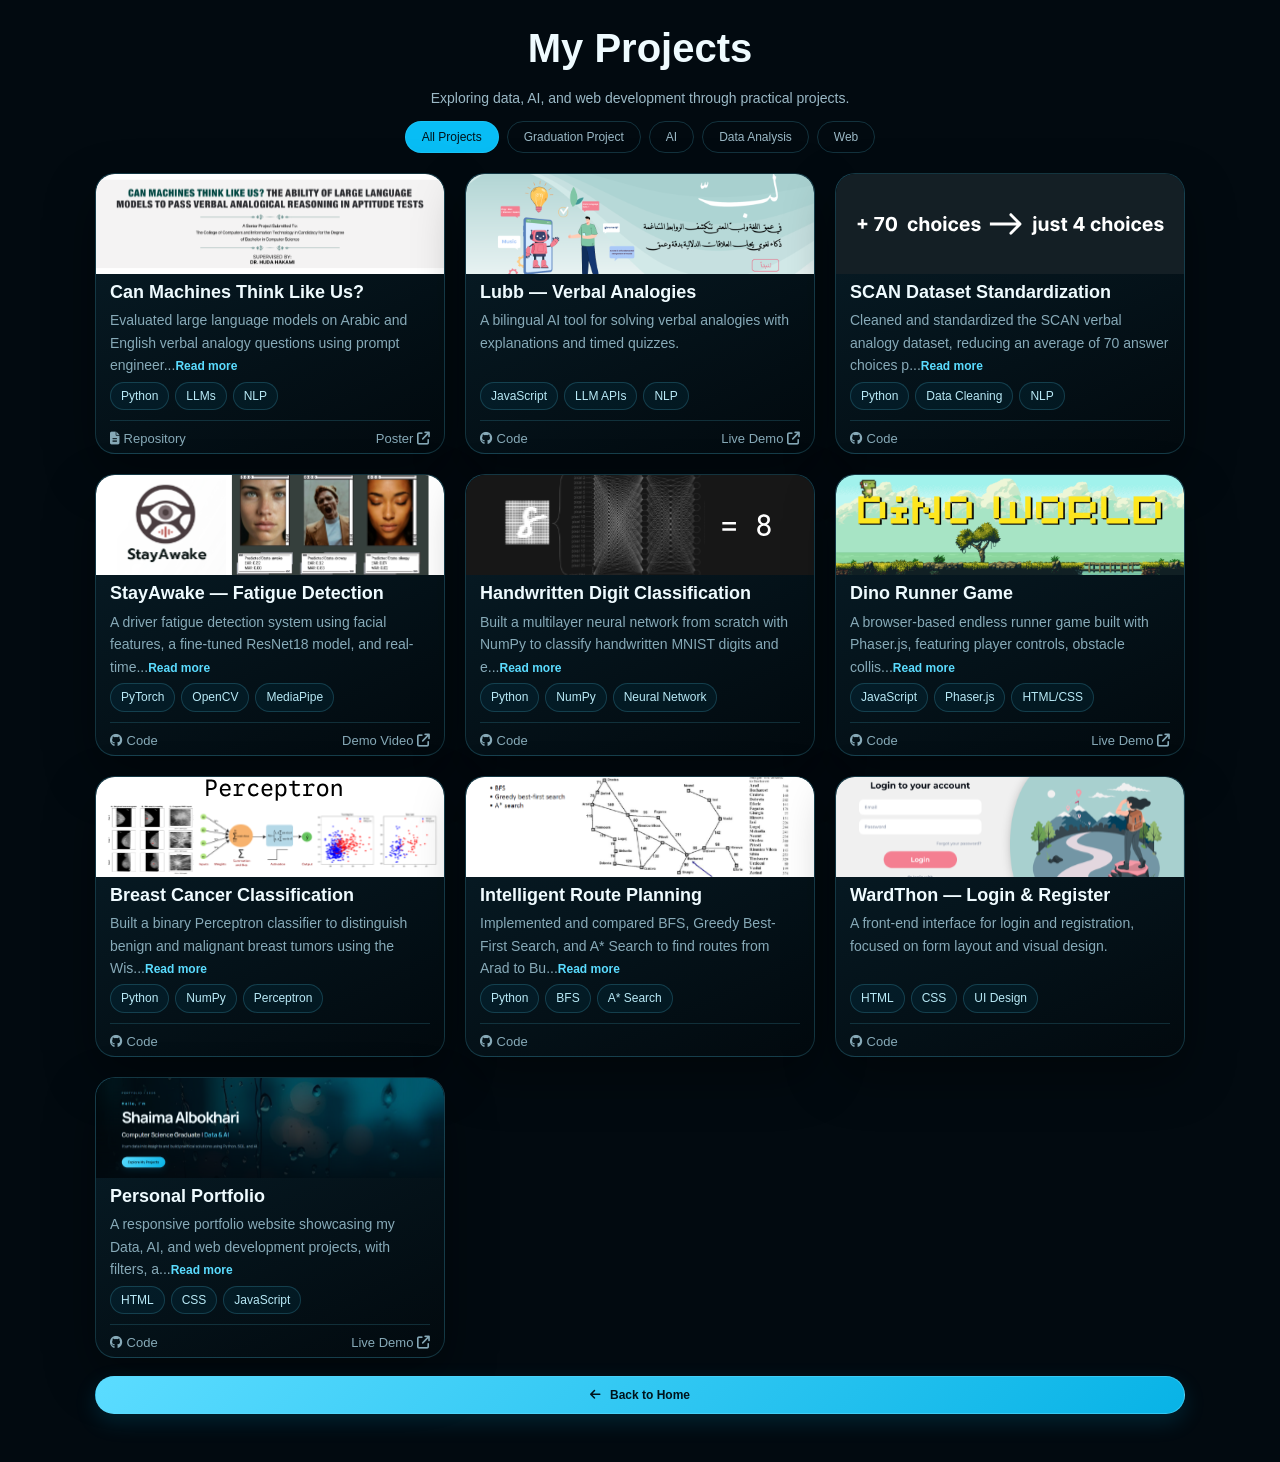
<file: projects.html>
<!DOCTYPE html>
<html lang="en">
 <head>
  <meta charset="utf-8">
  <meta content="width=device-width, initial-scale=1.0" name="viewport">
  <title>
   Projects | Shaima Albokhari
  </title>
  <link href="https://cdnjs.cloudflare.com/ajax/libs/font-awesome/6.5.2/css/all.min.css" rel="stylesheet">
  <link href="https://fonts.googleapis.com/css2?family=Poppins:wght@300;400;500;600;700&family=Allura&display=swap" rel="stylesheet">
  <link rel="stylesheet" href="styles.css">
  <link href="logo-fish.svg" rel="icon" type="image/svg+xml">
 </head>
 <body>
  <section class="projects" id="projects">
   <h2>
    My Projects
   </h2>
   <p class="projects-subtitle">
    Exploring data, AI, and web development through practical projects.
   </p>
   <div aria-label="Filter projects" class="filter-buttons">
    <button aria-pressed="true" class="filter-btn active" data-filter="all" type="button">
     All Projects
    </button>
    <button aria-pressed="false" class="filter-btn" data-filter="graduation" type="button">
     Graduation Project
    </button>
    <button aria-pressed="false" class="filter-btn" data-filter="ai" type="button">
     AI
    </button>
    <button aria-pressed="false" class="filter-btn" data-filter="data" type="button">
     Data Analysis
    </button>
    <button aria-pressed="false" class="filter-btn" data-filter="web" type="button">
     Web
    </button>
   </div>
   <div class="projects-container">
    <!-- ========== GRADUATION RESEARCH ========== -->
    <div class="project-card" data-category="graduation ai">
     <div class="project-image project-cover">
      <img alt="Can Machines Think Like Us research project" src="graduation_cover.svg">
     </div>
     <div class="project-content">
      <h3 class="project-title">
       Can Machines Think Like Us?
      </h3>
      <p class="project-description">
       Evaluated large language models on Arabic and English
                        verbal analogy questions using prompt engineering
                        strategies to analyze their reasoning performance.
      </p>
      <div class="project-tags">
       <span>
        Python
       </span>
       <span>
        LLMs
       </span>
       <span>
        NLP
       </span>
      </div>
      <div class="project-links">
       <a class="code-link" href="https://github.com/shaima-albokhari/llm-verbal-analogical-reasoning" rel="noopener noreferrer" target="_blank">
        <i aria-hidden="true" class="fa-solid fa-file-lines">
        </i>
        Repository
       </a>
       <a class="demo-link" href="Poster.pdf" rel="noopener noreferrer" target="_blank">
        Poster
        <i aria-hidden="true" class="fa-solid fa-arrow-up-right-from-square">
        </i>
       </a>
      </div>
     </div>
    </div>
    <!-- ========== LUBB ========== -->
    <div class="project-card" data-category="web ai graduation">
     <div class="project-image project-cover">
      <img alt="Lubb &mdash; Verbal Analogies" src="lubb_cover.svg">
     </div>
     <div class="project-content">
      <h3 class="project-title">
       Lubb &mdash; Verbal Analogies
      </h3>
      <p class="project-description">
       A bilingual AI tool for solving verbal analogies with
                        explanations and timed quizzes.
      </p>
      <div class="project-tags">
       <span>
        JavaScript
       </span>
       <span>
        LLM APIs
       </span>
       <span>
        NLP
       </span>
      </div>
      <div class="project-links">
       <a class="code-link" href="https://github.com/shaima-albokhari/lubb-ai-verbal-analogies" rel="noopener noreferrer" target="_blank">
        <i aria-hidden="true" class="fa-brands fa-github">
        </i>
        Code
       </a>
       <a class="demo-link" href="https://lubb-tu.github.io/" rel="noopener noreferrer" target="_blank">
        Live Demo
        <i aria-hidden="true" class="fa-solid fa-arrow-up-right-from-square">
        </i>
       </a>
      </div>
     </div>
    </div>
    <!-- ========== SCAN ========== -->
    <div class="project-card" data-category="ai data graduation">
     <div class="project-image project-cover">
      <img alt="SCAN dataset standardization" src="scan_cover.svg">
     </div>
     <div class="project-content">
      <h3 class="project-title">
       SCAN Dataset Standardization
      </h3>
      <p class="project-description">
       Cleaned and standardized the SCAN verbal analogy
                        dataset, reducing an average of 70 answer choices per
                        question into a consistent four-option format.
      </p>
      <div class="project-tags">
       <span>
        Python
       </span>
       <span>
        Data Cleaning
       </span>
       <span>
        NLP
       </span>
      </div>
      <div class="project-links">
       <a class="code-link" href="https://github.com/shaima-albokhari/scan-dataset-preprocessing" rel="noopener noreferrer" target="_blank">
        <i aria-hidden="true" class="fa-brands fa-github">
        </i>
        Code
       </a>
      </div>
     </div>
    </div>
    <!-- ========== STAYAWAKE ========== -->
    <div class="project-card" data-category="ai">
     <div class="project-image project-cover">
      <img alt="StayAwake &mdash; Fatigue Detection" src="stayawake_cover.svg">
     </div>
     <div class="project-content">
      <h3 class="project-title">
       StayAwake &mdash; Fatigue Detection
      </h3>
      <p class="project-description">
       A driver fatigue detection system using facial
                        features, a fine-tuned ResNet18 model, and
                        real-time alerts.
      </p>
      <div class="project-tags">
       <span>
        PyTorch
       </span>
       <span>
        OpenCV
       </span>
       <span>
        MediaPipe
       </span>
      </div>
      <div class="project-links">
       <a class="code-link" href="https://github.com/shaima-albokhari/stayawake-fatigue-detection" rel="noopener noreferrer" target="_blank">
        <i aria-hidden="true" class="fa-brands fa-github">
        </i>
        Code
       </a>
       <a class="demo-link" href="stayawake_demo.mp4" rel="noopener noreferrer" target="_blank">
        Demo Video
        <i aria-hidden="true" class="fa-solid fa-arrow-up-right-from-square">
        </i>
       </a>
      </div>
     </div>
    </div>
    <!-- ========== MNIST ========== -->
    <div class="project-card" data-category="ai data">
     <div class="project-image project-cover">
      <img alt="Handwritten digit classification predictions" src="mnist cover.svg">
     </div>
     <div class="project-content">
      <h3 class="project-title">
       Handwritten Digit Classification
      </h3>
      <p class="project-description">
       Built a multilayer neural network from scratch with
                        NumPy to classify handwritten MNIST digits and
                        evaluate model accuracy and generalization.
      </p>
      <div class="project-tags">
       <span>
        Python
       </span>
       <span>
        NumPy
       </span>
       <span>
        Neural Network
       </span>
      </div>
      <div class="project-links">
       <a class="code-link" href="https://github.com/shaima-albokhari/mnist-multilayer-neural-network" rel="noopener noreferrer" target="_blank">
        <i aria-hidden="true" class="fa-brands fa-github">
        </i>
        Code
       </a>
      </div>
     </div>
    </div>
    <!-- ========== DINO RUNNER ========== -->
    <div class="project-card" data-category="web">
     <div class="project-image project-cover">
      <img alt="Dino Runner Game" src="dino_cover.svg">
     </div>
     <div class="project-content">
      <h3 class="project-title">
       Dino Runner Game
      </h3>
      <p class="project-description">
       A browser-based endless runner game built with
                        Phaser.js, featuring player controls, obstacle
                        collisions, scoring, and game-over states.
      </p>
      <div class="project-tags">
       <span>
        JavaScript
       </span>
       <span>
        Phaser.js
       </span>
       <span>
        HTML/CSS
       </span>
      </div>
      <div class="project-links">
       <a class="code-link" href="https://github.com/shaima-albokhari/dino-runner-phaser" rel="noopener noreferrer" target="_blank">
        <i aria-hidden="true" class="fa-brands fa-github">
        </i>
        Code
       </a>
       <a class="demo-link" href="https://shaima-albokhari.itch.io/dino-world" rel="noopener noreferrer" target="_blank">
        Live Demo
        <i aria-hidden="true" class="fa-solid fa-arrow-up-right-from-square">
        </i>
       </a>
      </div>
     </div>
    </div>
    <!-- ========== BREAST CANCER CLASSIFICATION ========== -->
    <div class="project-card" data-category="ai data">
     <div class="project-image project-cover">
      <img alt="Breast Cancer Classification using Perceptron" src="breast-cancer-cover.svg">
     </div>
     <div class="project-content">
      <h3 class="project-title">
       Breast Cancer Classification
      </h3>
      <p class="project-description">
       Built a binary Perceptron classifier to distinguish
                        benign and malignant breast tumors using the Wisconsin
                        Diagnostic Breast Cancer dataset.
      </p>
      <div class="project-tags">
       <span>
        Python
       </span>
       <span>
        NumPy
       </span>
       <span>
        Perceptron
       </span>
      </div>
      <div class="project-links">
       <a class="code-link" href="https://github.com/shaima-albokhari/breast-cancer-perceptron" rel="noopener noreferrer" target="_blank">
        <i aria-hidden="true" class="fa-brands fa-github">
        </i>
        Code
       </a>
      </div>
     </div>
    </div>
    <!-- ========== ROUTE PLANNING ========== -->
    <div class="project-card" data-category="ai">
     <div class="project-image project-cover">
      <img alt="Romania map used for route planning" src="romania-cover.svg">
     </div>
     <div class="project-content">
      <h3 class="project-title">
       Intelligent Route Planning
      </h3>
      <p class="project-description">
       Implemented and compared BFS, Greedy Best-First
                        Search, and A* Search to find routes from Arad to
                        Bucharest using a weighted city graph.
      </p>
      <div class="project-tags">
       <span>
        Python
       </span>
       <span>
        BFS
       </span>
       <span>
        A* Search
       </span>
      </div>
      <div class="project-links">
       <a class="code-link" href="https://github.com/shaima-albokhari/intelligent-route-planning" rel="noopener noreferrer" target="_blank">
        <i aria-hidden="true" class="fa-brands fa-github">
        </i>
        Code
       </a>
      </div>
     </div>
    </div>
    <!-- ========== WaRDTHON ========== -->
    <div class="project-card" data-category="web">
     <div class="project-image project-cover">
      <img alt="WardThon login and registration interface" src="wardthon_cover.svg">
     </div>
     <div class="project-content">
      <h3 class="project-title">
       WardThon &mdash; Login & Register
      </h3>
      <p class="project-description">
       A front-end interface for login and registration,
                        focused on form layout and visual design.
      </p>
      <div class="project-tags">
       <span>
        HTML
       </span>
       <span>
        CSS
       </span>
       <span>
        UI Design
       </span>
      </div>
      <div class="project-links">
       <a class="code-link" href="https://github.com/shaima-albokhari/wardthon-login-register-ui" rel="noopener noreferrer" target="_blank">
        <i aria-hidden="true" class="fa-brands fa-github">
        </i>
        Code
       </a>
      </div>
     </div>
    </div>
    <!-- ========== PERSONAL PORTFOLIO ========== -->
    <div class="project-card" data-category="web">
     <div class="project-image project-cover">
      <img alt="Personal portfolio website preview" src="portfolio_cover.svg">
     </div>
     <div class="project-content">
      <h3 class="project-title">
       Personal Portfolio
      </h3>
      <p class="project-description">
       A responsive portfolio website showcasing my Data,
                        AI, and web development projects, with filters,
                        a certificate carousel, and a contact form.
      </p>
      <div class="project-tags">
       <span>
        HTML
       </span>
       <span>
        CSS
       </span>
       <span>
        JavaScript
       </span>
      </div>
      <div class="project-links">
       <a class="code-link" href="https://github.com/shaima-albokhari/shaima-albokhari.github.io" rel="noopener noreferrer" target="_blank">
        <i aria-hidden="true" class="fa-brands fa-github">
        </i>
        Code
       </a>
       <a class="demo-link" href="https://shaima-albokhari.github.io" rel="noopener noreferrer" target="_blank">
        Live Demo
        <i aria-hidden="true" class="fa-solid fa-arrow-up-right-from-square">
        </i>
       </a>
      </div>
     </div>
    </div>
   </div>
   <a class="view-all-btn" href="index.html">
    <i aria-hidden="true" class="fa-solid fa-arrow-left">
    </i>
    Back to Home
   </a>
  </section>
  <script src="script.js">
  </script>
 </body>
</html>
</file>
<file: styles.css>
/* Main stylesheet loader. Keep this import order. */
@import url("variables.css");
@import url("base.css");
@import url("about.css");
@import url("projects.css");
@import url("certifications.css");
@import url("contact.css");
@import url("footer.css");
</file>
